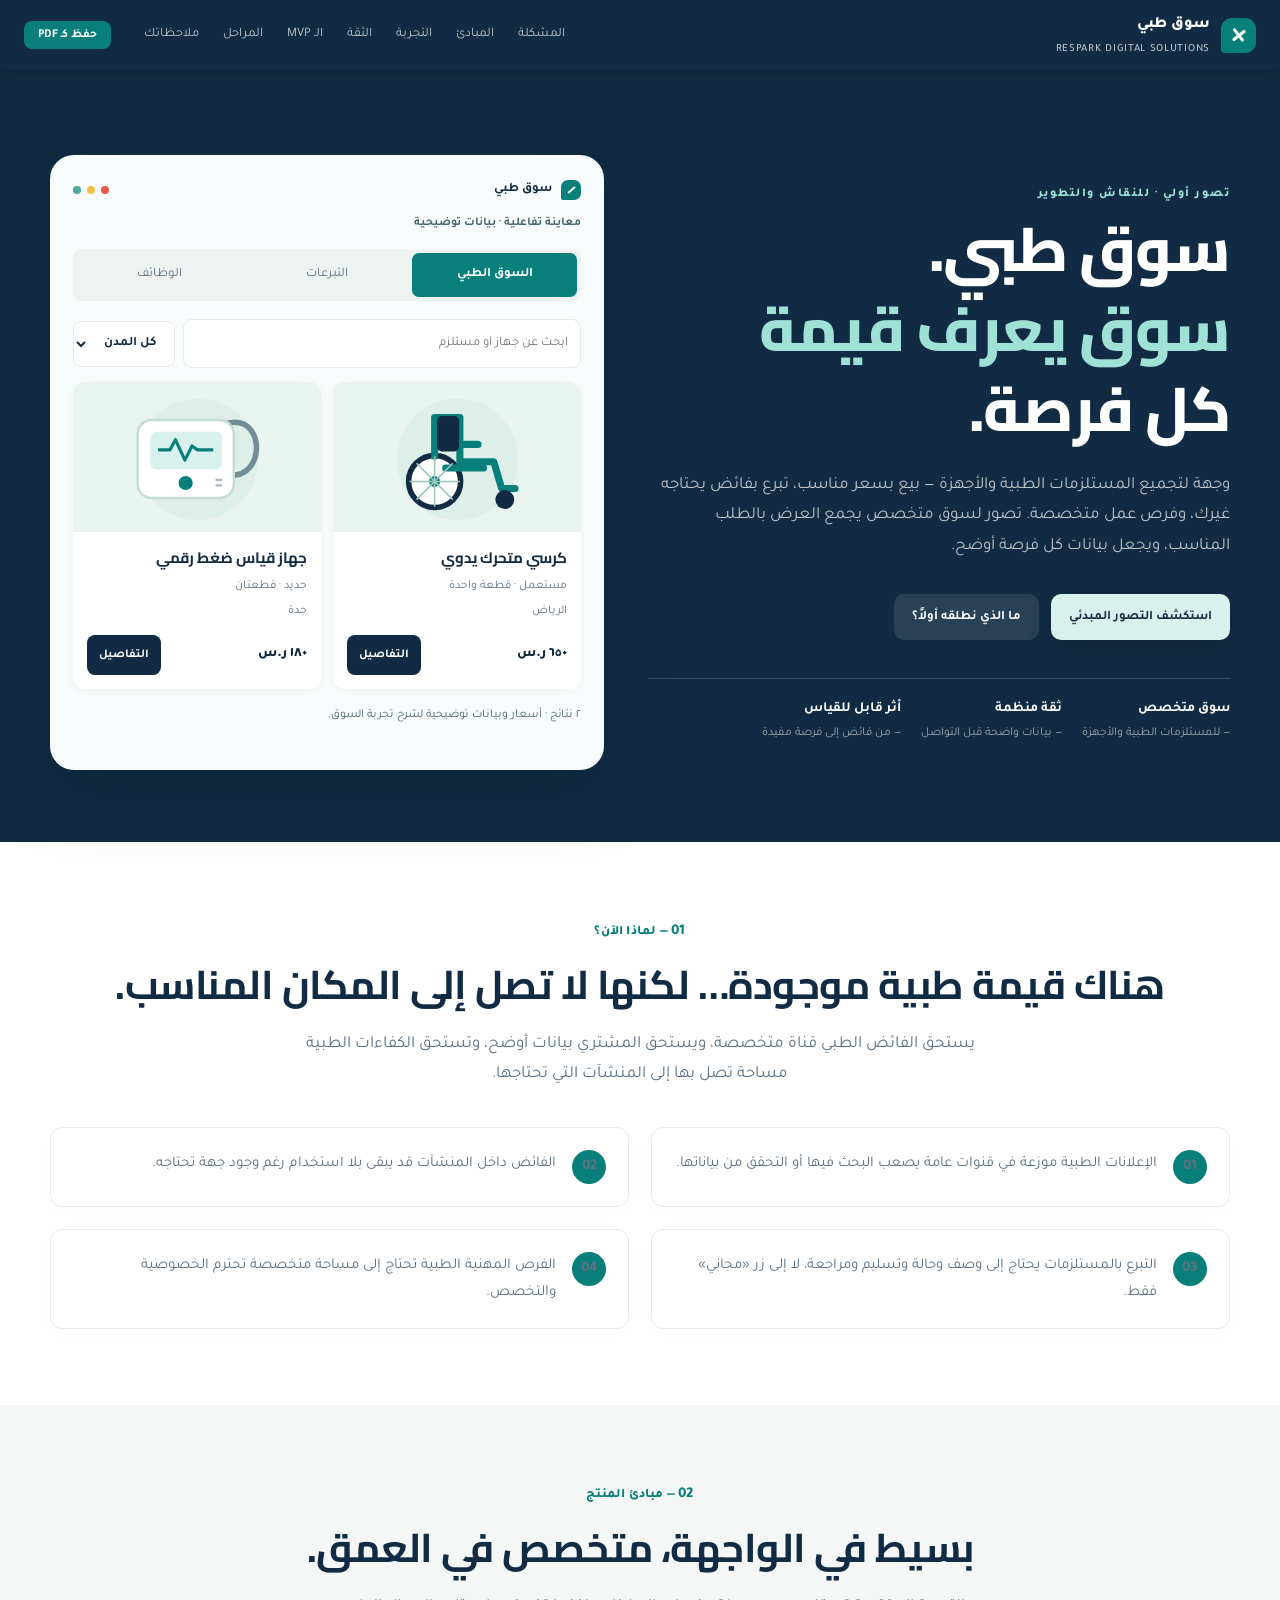
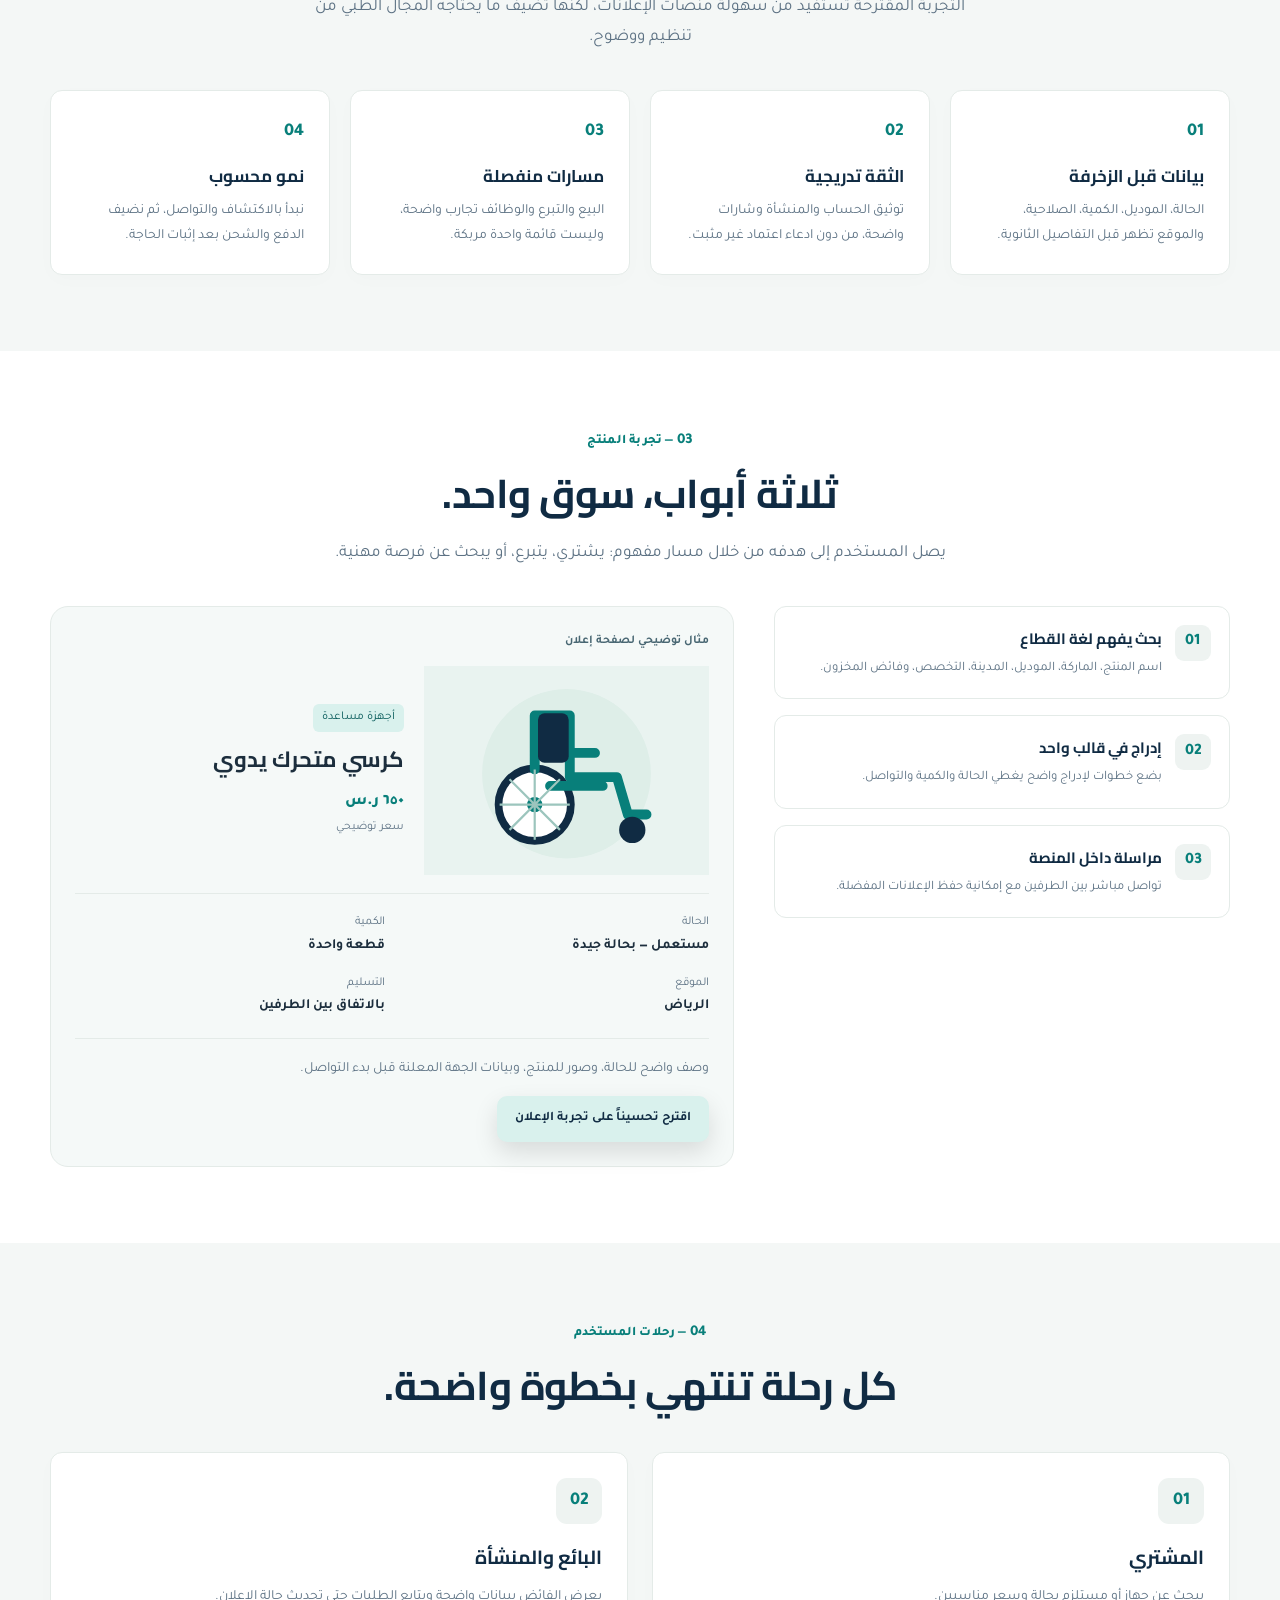
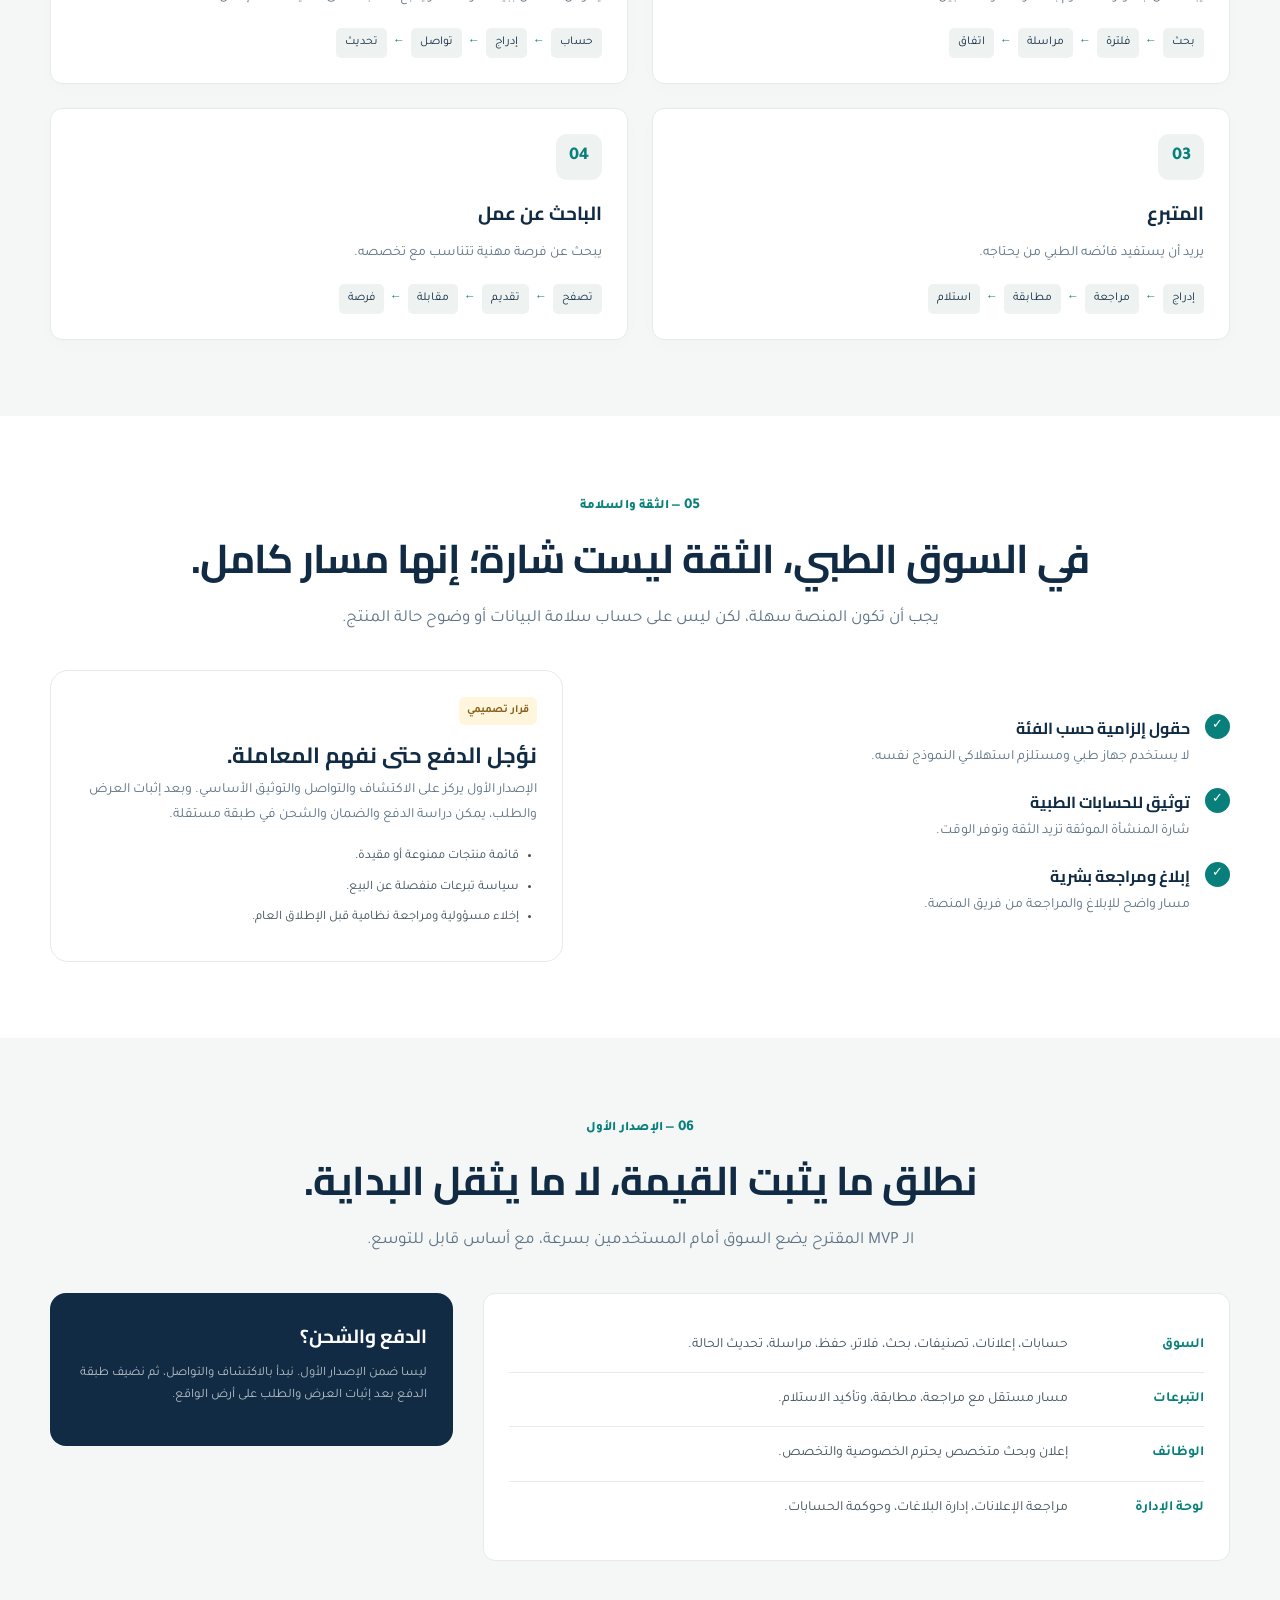
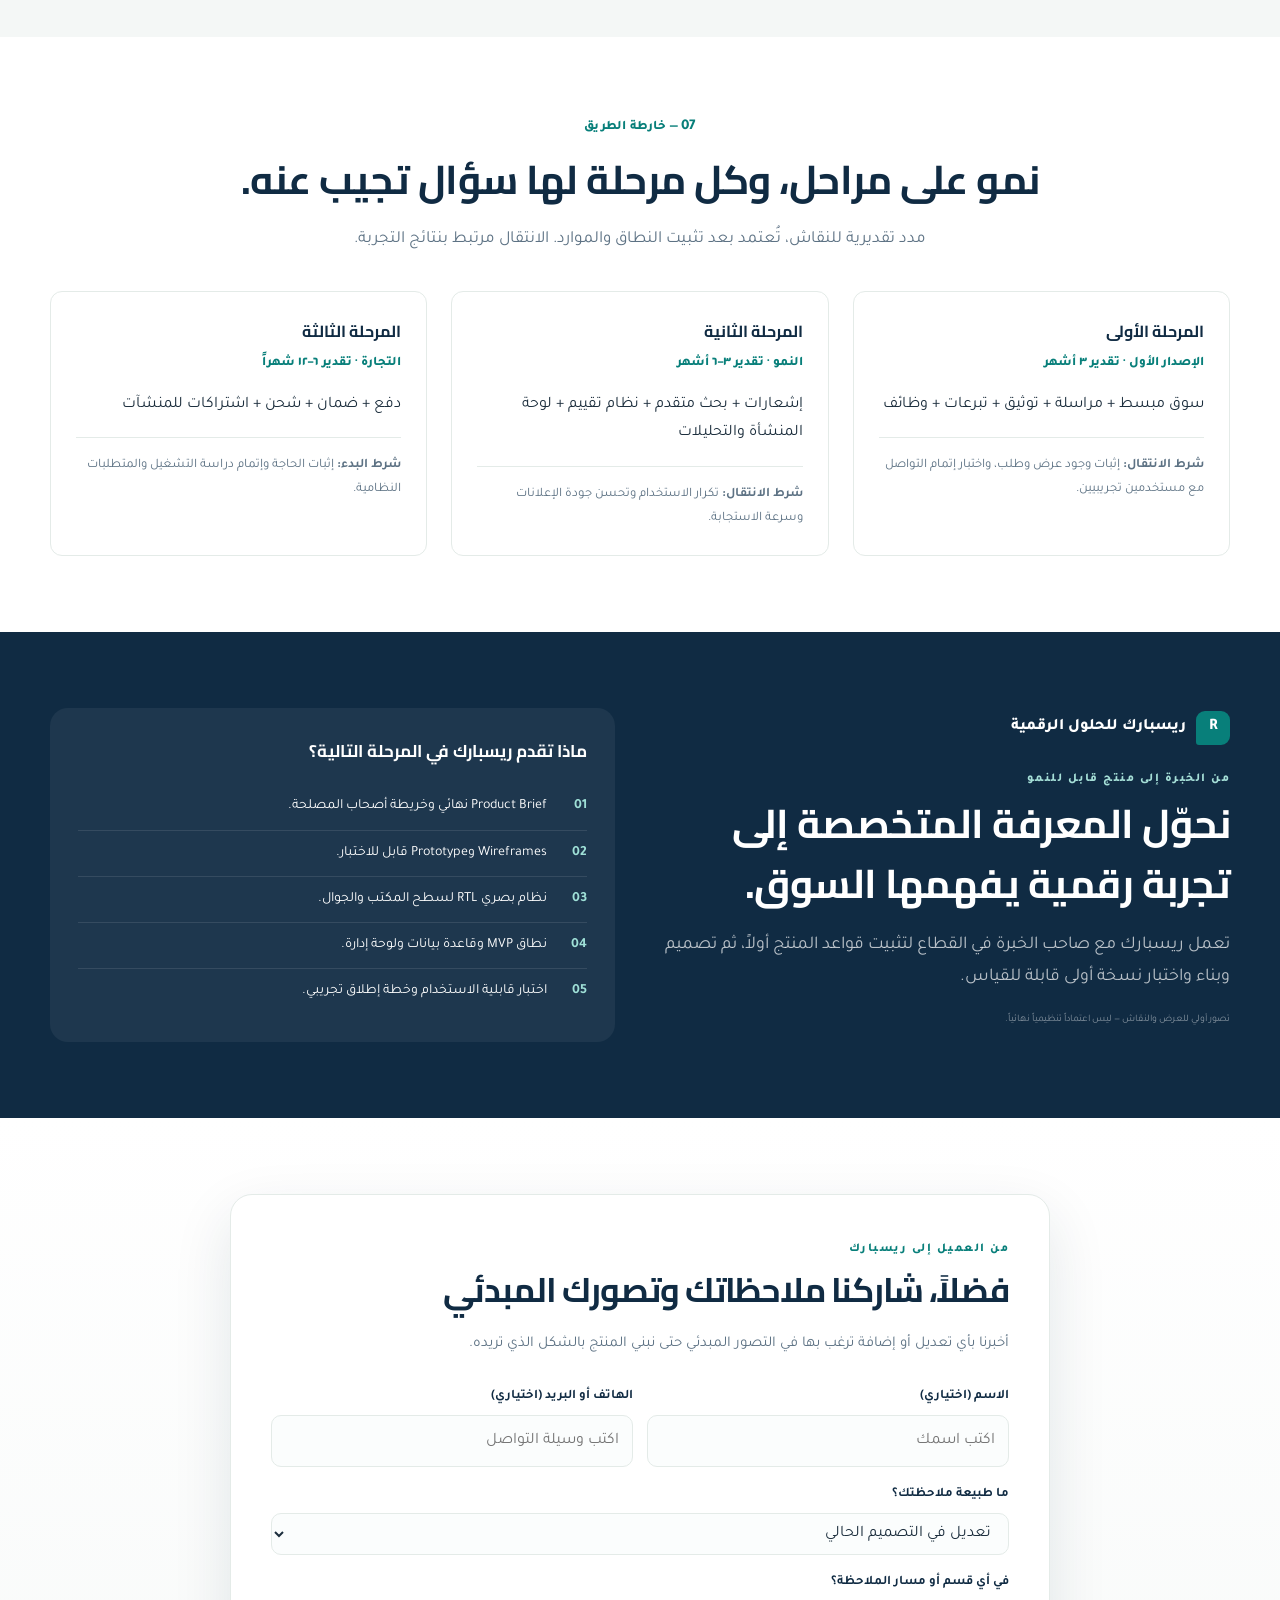
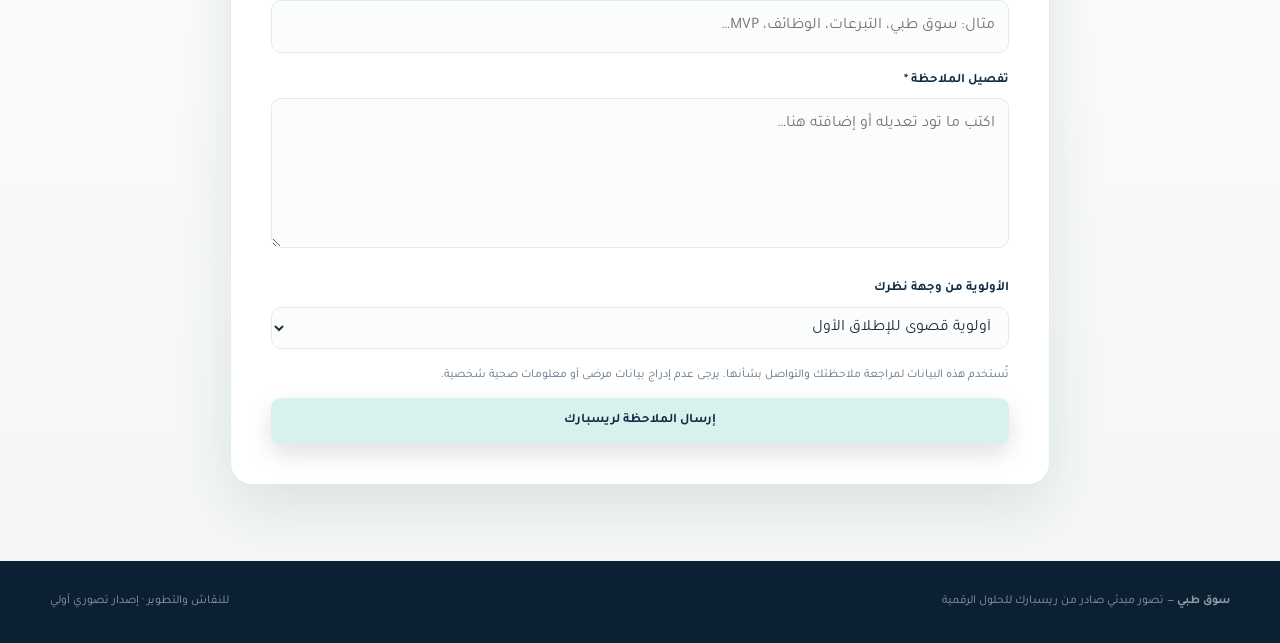
<file: concept.html>
<!doctype html>
<html lang="ar" dir="rtl">
<head>
  <meta charset="utf-8">
  <meta name="viewport" content="width=device-width, initial-scale=1">
  <meta name="description" content="التصور المبدئي لمنصة سوق طبي — إعداد ريسبارك للحلول الرقمية">
  <link rel="preconnect" href="https://fonts.googleapis.com">
  <link rel="preconnect" href="https://fonts.gstatic.com" crossorigin>
  <link href="https://fonts.googleapis.com/css2?family=Tajawal:wght@400;500;700;800&family=Cairo:wght@600;700;800&display=swap" rel="stylesheet">
  <title>سوق طبي | تصور مبدئي من ريسبارك</title>
  <style>
    :root {
      --navy: #102b43;
      --navy-2: #173b59;
      --teal: #087f7a;
      --teal-dark: #075b5a;
      --surface: #f4f7f6;
      --surface-2: #eef3f1;
      --line: #e4ebe8;
      --ink: #1c2e3d;
      --muted: #5d7284;
      --shadow: 0 22px 60px rgba(16, 43, 67, .11);
      --radius: 18px;
      --radius-sm: 12px;
      --max: 1180px;
      --num-fs: 18px;
      --num-fs-lg: 22px;
    }
    * { box-sizing: border-box; }
    html { scroll-behavior: smooth; }
    body {
      margin: 0;
      font-family: "Tajawal", "Cairo", "Segoe UI", Tahoma, Arial, sans-serif;
      color: var(--ink);
      line-height: 1.8;
      background: var(--surface);
      text-align: right;
    }
    .container { width: min(var(--max), calc(100% - 40px)); margin: 0 auto; }

    /* Top Bar */
    .topbar {
      height: 70px; background: var(--navy); color: #fff;
      display: flex; align-items: center; padding: 0 24px;
      position: sticky; top: 0; z-index: 9999;
      box-shadow: 0 2px 18px rgba(0,0,0,.18);
    }
    .topbar .brand { display: flex; align-items: center; gap: 11px; font-weight: 800; font-size: 16px; color: #fff; }
    .brand-mark { width: 35px; height: 35px; border-radius: 11px 11px 11px 4px; background: var(--teal); display: grid; place-items: center; position: relative; }
    .brand-mark:before, .brand-mark:after { content: ""; position: absolute; background: #fff; border-radius: 2px; }
    .brand-mark:before { width: 16px; height: 3px; transform: rotate(-38deg); }
    .brand-mark:after { width: 3px; height: 16px; transform: rotate(-38deg); }
    .topbar .brand small { font-size: 11px; opacity: .7; font-weight: 500; }
    .topbar nav { margin-inline-start: auto; display: flex; gap: 2px; }
    .nav a {
      color: rgba(255,255,255,.73); font-size: 13px; padding: 8px 11px;
      border-radius: 8px; transition: .2s; text-decoration: none;
    }
    .nav a:hover { color: #fff; background: rgba(255,255,255,.1); }
    .top-action {
      background: var(--teal); color: #fff; border: 0; padding: 7px 14px;
      border-radius: 8px; font-size: 12px; cursor: pointer;
      font-family: inherit; font-weight: 700; margin-inline-start: 14px;
    }

    /* Hero */
    .hero {
      min-height: 690px; padding: 150px 0 90px; color: #fff;
      background: var(--navy); position: relative;
    }
    .hero-grid { display: grid; grid-template-columns: 1.1fr .9fr; gap: 50px; align-items: center; }
    .eyebrow { color: #9fe0d7; font-size: 12px; font-weight: 800; letter-spacing: 1.5px; margin-bottom: 16px; text-transform: uppercase; }
    .hero h1 { font-size: clamp(38px, 6vw, 68px); font-weight: 800; line-height: 1.12; margin: 0 0 22px; letter-spacing: -2.5px; font-family: "Cairo", "Tajawal", sans-serif; }
    .hero-copy > p { color: rgba(255,255,255,.72); font-size: 18px; max-width: 580px; margin-bottom: 32px; }
    .hero-actions { display: flex; flex-wrap: wrap; gap: 12px; align-items: center; }
    .btn {
      display: inline-flex; justify-content: center; align-items: center;
      gap: 8px; min-height: 46px; border: 0; border-radius: 10px;
      padding: 10px 18px; cursor: pointer; font-weight: 700; font-size: 13px;
      transition: transform .2s, box-shadow .2s, background .2s;
      text-decoration: none; font-family: inherit;
    }
    .btn:hover { transform: translateY(-2px); }
    .btn-primary { color: var(--navy); background: #d9f1ed; box-shadow: 0 10px 24px rgba(0,0,0,.12); }
    .btn-ghost { color: #fff; background: rgba(255,255,255,.1); }
    .btn-ghost:hover { background: rgba(255,255,255,.18); }
    .hero-meta {
      display: flex; flex-wrap: wrap; gap: 20px; margin-top: 38px;
      padding-top: 18px; border-top: 1px solid rgba(255,255,255,.16);
      color: rgba(255,255,255,.59); font-size: 12px;
    }
    .hero-meta strong { color: #fff; display: block; font-size: 14px; }
    .hero-card {
      background: #f8fbfb; color: var(--ink); border-radius: 24px;
      padding: 22px; box-shadow: 0 30px 80px rgba(0,0,0,.22);
      transform: rotate(1.4deg);
    }
    .card-header { display: flex; align-items: center; gap: 10px; padding: 0 0 18px; }
    .mock-logo { display: flex; align-items: center; gap: 9px; font-size: 13px; font-weight: 700; color: var(--navy); }
    .mock-logo i { width: 20px; height: 20px; display: block; background: var(--teal); border-radius: 7px 7px 7px 2px; position: relative; }
    .mock-logo i:after { content: ""; position: absolute; width: 9px; height: 2px; background: #fff; transform: rotate(-40deg); top: 9px; right: 5px; }
    .card-segments { display: flex; background: var(--surface-2); border-radius: 9px; padding: 4px; margin-bottom: 18px; }
    .segmented button { flex: 1; border: 0; border-radius: 7px; padding: 8px 5px; font-size: 11px; color: var(--muted); background: transparent; cursor: pointer; font-family: inherit; }
    .segmented button.active { background: var(--teal); color: #fff; font-weight: 700; }
    .mock-search { background: var(--surface-2); border-radius: 9px; padding: 12px; display: flex; align-items: center; gap: 10px; margin-bottom: 14px; }
    .mock-search b { color: var(--teal); font-size: 13px; }
    .mock-search span { color: var(--muted); font-size: 12px; flex: 1; }
    .filter-btn { border: 0; background: #fff; border-radius: 6px; padding: 6px 10px; font-size: 11px; font-weight: 600; color: var(--navy); }
    .preview-grid { display: grid; grid-template-columns: 1fr 1fr; gap: 12px; }
    .listing-card { background: #fff; border-radius: 12px; overflow: hidden; box-shadow: 0 2px 10px rgba(0,0,0,.04); }
    .listing-image { height: 110px; background: linear-gradient(135deg, #d9f1ed 0%, #a3e3da 100%); position: relative; }
    .listing-image:before { content: ""; position: absolute; width: 70px; height: 25px; border-radius: 20px 20px 5px 5px; background: #4eaaa0; right: 40%; top: 55px; transform: rotate(-19deg); }
    .listing-image:after { content: ""; position: absolute; width: 9px; height: 55px; border-radius: 8px; background: #4eaaa0; right: 43%; top: 22px; transform: rotate(-19deg); }
    .listing-body { padding: 11px; }
    .mock-title { font-weight: 700; color: var(--navy); font-size: 12px; margin-bottom: 4px; }
    .mock-meta { font-size: 10px; color: var(--muted); display: flex; gap: 6px; margin-bottom: 10px; }
    .mock-meta span { background: var(--surface-2); padding: 2px 5px; border-radius: 4px; }
    .listing-foot { display: flex; gap: 6px; align-items: center; }
    .mock-price { font-weight: 800; font-size: 10px; color: var(--navy); white-space: nowrap; }
    .listing-foot span:last-child { flex: 1; background: var(--navy); color: #fff; border-radius: 7px; text-align: center; padding: 7px; font-size: 9px; }

    /* Section */
    .section { padding: 110px 0; }
    .section.alt { background: var(--surface); }
    .section-head { text-align: center; margin-bottom: 64px; }
    .section-head h2 { font-family: "Cairo", "Tajawal", sans-serif; }
    .kicker { color: var(--teal); font-size: 13px; font-weight: 800; letter-spacing: .2px; margin-bottom: 10px; }
    .kicker .num-part { display: inline-block; direction: ltr; unicode-bidi: isolate; font-size: 15px; font-weight: 800; }
    h2 { color: var(--navy); font-size: clamp(28px, 4vw, 46px); line-height: 1.25; letter-spacing: -1.3px; margin-bottom: 15px; }
    h1,h2,h3 { font-family: "Cairo", "Tajawal", "Segoe UI", Tahoma, Arial, sans-serif; }
    h1,h2,h3,p { margin-top: 0; }
    .lead { color: var(--muted); font-size: 18px; max-width: 680px; }

    /* Problem */
    .problems { display: grid; grid-template-columns: repeat(2, 1fr); gap: 22px; }
    .problem-item { display: flex; gap: 16px; background: #fff; border: 1px solid var(--line); border-radius: var(--radius-sm); padding: 22px; }
    .problem-item b { width: 34px; height: 34px; flex: 0 0 34px; border-radius: 50%; display: grid; place-items: center; color: #fff; background: var(--teal); font-size: 14px; font-weight: 800; direction: ltr; }
    .problem-item span { flex: 1; color: var(--muted); font-size: 15px; }

    /* Story */
    .split { display: grid; grid-template-columns: 1fr 1fr; gap: 28px; align-items: stretch; direction: ltr; }
    .story-panel { min-height: 310px; padding: 30px; border-radius: var(--radius); background: var(--navy); color: #fff; position: relative; overflow: hidden; }
    .story-panel.right { background: var(--teal); }
    .story-label { color: #a3e3da; font-size: 12px; font-weight: 700; position: relative; z-index: 1; }
    .story-panel.right .story-label { color: rgba(255,255,255,.7); }
    .story-panel h3 { font-size: 32px; margin: 15px 0 13px; letter-spacing: -1.5px; position: relative; z-index: 1; }
    .story-panel p { color: rgba(255,255,255,.65); font-size: 15px; max-width: 380px; position: relative; z-index: 1; }
    .story-accent { position: absolute; width: 220px; height: 220px; border-radius: 50%; background: rgba(255,255,255,.07); bottom: -60px; right: -40px; }

    /* Principles */
    .principles { display: grid; grid-template-columns: repeat(4, 1fr); gap: 20px; }
    .principle { background: #fff; border: 1px solid var(--line); border-radius: var(--radius-sm); padding: 25px; }
    .principle .num { color: var(--teal); font-weight: 800; font-size: var(--num-fs); direction: ltr; }
    .principle h3 { font-size: 17px; margin: 13px 0 7px; color: var(--navy); }
    .principle p { font-size: 14px; color: var(--muted); }

    /* Experience */
    .product-layout { display: grid; grid-template-columns: 360px 1fr; gap: 40px; }
    .product-notes { display: flex; flex-direction: column; gap: 16px; }
    .note-row { display: flex; gap: 13px; align-items: flex-start; background: #fff; border: 1px solid var(--line); border-radius: var(--radius-sm); padding: 18px; }
    .note-icon { width: 36px; height: 36px; border-radius: 9px; background: var(--surface-2); display: grid; place-items: center; color: var(--teal); font-weight: 800; font-size: 16px; }
    .note-row h3 { font-size: 15px; color: var(--navy); margin-bottom: 5px; }
    .note-row p { font-size: 13px; color: var(--muted); margin: 0; }
    .product-frame { background: var(--surface-2); border-radius: var(--radius); padding: 24px; border: 1px solid var(--line); }
    .search-line { display: flex; gap: 10px; align-items: center; margin-bottom: 18px; }
    .search-input { flex: 1; background: #fff; border: 1px solid var(--line); border-radius: 9px; padding: 10px 14px; display: flex; align-items: center; gap: 8px; font-size: 13px; color: var(--muted); }
    .search-input b { color: var(--teal); }
    .filter { border: 0; background: #fff; border-radius: 8px; padding: 8px 14px; font-size: 12px; color: var(--navy); font-weight: 600; cursor: pointer; font-family: inherit; }
    .filter:hover { background: var(--surface); }

    /* Journeys */
    .journeys { display: grid; grid-template-columns: repeat(3, 1fr); gap: 24px; }
    .journey { background: #fff; border: 1px solid var(--line); border-radius: var(--radius-sm); padding: 25px; }
    .journey .icon { width: 46px; height: 46px; border-radius: 11px; background: var(--surface-2); display: grid; place-items: center; font-size: 22px; margin-bottom: 16px; }
    .journey h3 { font-size: 19px; color: var(--navy); margin-bottom: 11px; }
    .journey p { color: var(--muted); font-size: 14px; margin-bottom: 15px; }
    .flow { display: flex; flex-wrap: wrap; gap: 5px; align-items: center; font-size: 11px; color: var(--navy); }
    .flow span { background: var(--surface-2); padding: 4px 9px; border-radius: 5px; }
    .flow .arrow { color: var(--teal); font-weight: 700; }

    /* Trust */
    .trust-grid { display: grid; grid-template-columns: 1.1fr .9fr; gap: 40px; align-items: center; }
    .trust-list { display: flex; flex-direction: column; gap: 18px; }
    .trust-line { display: flex; gap: 15px; align-items: flex-start; }
    .trust-line .check { width: 25px; height: 25px; border-radius: 50%; display: grid; place-items: center; color: #fff; background: var(--teal); font-size: 13px; flex: 0 0 25px; }
    .trust-line h3 { margin: 0 0 2px; color: var(--navy); font-size: 16px; }
    .trust-line p { margin: 0; color: var(--muted); font-size: 14px; }
    .safety-card { background: #fff; border: 1px solid var(--line); border-radius: 18px; padding: 25px; }
    .safety-card .flag { display: inline-block; color: #88611c; background: #fff6dd; border-radius: 6px; padding: 4px 8px; font-size: 11px; font-weight: 700; }
    .safety-card h3 { margin: 15px 0 7px; color: var(--navy); font-size: 22px; line-height: 1.4; }
    .safety-card p { color: var(--muted); font-size: 14px; }
    .safety-card ul { padding: 0 18px 0 0; margin: 17px 0 0; color: #40515d; font-size: 13px; }
    .safety-card li { margin: 7px 0; }

    /* MVP */
    .mvp-wrap { display: grid; grid-template-columns: 1.3fr .7fr; gap: 30px; align-items: start; }
    .mvp-table { background: #fff; border: 1px solid var(--line); border-radius: var(--radius-sm); padding: 25px; }
    .mvp-row { display: grid; grid-template-columns: 120px 1fr; gap: 16px; padding: 14px 0; border-bottom: 1px solid var(--line); font-size: 14px; }
    .mvp-row:last-child { border-bottom: 0; }
    .mvp-row b { color: var(--teal); font-size: 14px; direction: ltr; }
    .mvp-row span { color: #40515d; font-size: 14px; }
    .mvp-callout { background: var(--navy); color: #fff; padding: 26px; border-radius: 16px; position: sticky; top: 100px; }
    .mvp-callout h3 { margin: 0 0 10px; font-size: 19px; }
    .mvp-callout p { color: rgba(255,255,255,.7); font-size: 13px; line-height: 1.7; }

    /* Roadmap */
    .roadmap { display: grid; grid-template-columns: repeat(3, 1fr); gap: 24px; }
    .phase { background: #fff; border: 1px solid var(--line); border-radius: var(--radius-sm); padding: 25px; }
    .phase h3 { font-size: 16px; color: var(--navy); margin: 0 0 6px; }
    .phase .when { color: var(--teal); font-size: 11px; font-weight: 800; letter-spacing: 1px; margin-bottom: 15px; }
    .phase ul { color: var(--muted); font-size: 13px; padding: 0 18px 0 0; margin: 17px auto 0; max-width: 250px; }
    .phase li { margin: 7px 0; }

    /* Respark */
    .respark { background: var(--navy); color: #fff; padding: 110px 0; }
    .respark-grid { display: grid; grid-template-columns: 1fr 1fr; gap: 50px; align-items: center; }
    .respark-logo { display: flex; align-items: center; gap: 10px; color: #fff; font-weight: 800; margin-bottom: 20px; }
    .respark-logo span { width: 34px; height: 34px; border-radius: 9px 9px 9px 3px; background: var(--teal); display: grid; place-items: center; font-weight: 800; }
    .respark-copy .eyebrow { color: #a5dfd7; }
    .respark-copy h2 { color: #fff; }
    .respark-copy .lead { color: rgba(255,255,255,.7); }
    .deliverables { background: rgba(255,255,255,.06); border-radius: 18px; padding: 28px; }
    .deliverables h3 { margin: 0 0 18px; font-size: 17px; }
    .deliverable { display: flex; gap: 12px; align-items: flex-start; padding: 10px 0; border-bottom: 1px solid rgba(255,255,255,.1); font-size: 14px; }
    .deliverable:last-child { border-bottom: 0; }
    .deliverable b { color: #9fe0d7; min-width: 28px; direction: ltr; }

    /* Feedback */
    .feedback { padding: 100px 0; background: linear-gradient(180deg, #fff 0%, var(--surface) 100%); }
    .feedback-card { background: #fff; border: 1px solid var(--line); border-radius: 22px; padding: 40px; box-shadow: var(--shadow); max-width: 820px; margin: 0 auto; }
    .feedback-card h2 { margin-top: 0; color: var(--navy); font-size: clamp(24px, 3.4vw, 34px); letter-spacing: -1px; }
    .feedback-card .sub { color: var(--muted); font-size: 15px; margin-bottom: 28px; }
    .field { margin-bottom: 16px; }
    .field label { display: block; font-size: 13px; font-weight: 700; color: var(--navy); margin-bottom: 6px; }
    .field input, .field textarea, .field select { width: 100%; border: 1px solid var(--line); border-radius: 10px; padding: 11px 13px; font: inherit; color: var(--ink); background: #fbfdfd; transition: .2s; }
    .field input:focus, .field textarea:focus, .field select:focus { outline: none; border-color: var(--teal); box-shadow: 0 0 0 3px rgba(8,127,122,.12); }
    .field textarea { min-height: 110px; resize: vertical; }
    .field-row { display: grid; grid-template-columns: 1fr 1fr; gap: 14px; }
    .feedback .btn { width: 100%; }
    .ty-overlay{position:fixed;inset:0;background:rgba(16,43,67,.55);backdrop-filter:blur(6px);-webkit-backdrop-filter:blur(6px);display:flex;align-items:center;justify-content:center;z-index:9000;opacity:0;pointer-events:none;transition:opacity .35s;}
    .ty-overlay.show{opacity:1;pointer-events:auto;}
    .ty-card{background:#fff;border-radius:22px;padding:48px 40px;max-width:440px;width:calc(100% - 40px);text-align:center;box-shadow:0 30px 80px rgba(16,43,67,.25);transform:scale(.9);transition:transform .35s;}
    .ty-overlay.show .ty-card{transform:scale(1);}
    .ty-mark{width:54px;height:54px;border-radius:16px 16px 16px 5px;background:var(--teal);margin:0 auto 18px;display:grid;place-items:center;position:relative;}
    .ty-mark:before{content:"";width:22px;height:3px;background:#fff;border-radius:2px;transform:rotate(-38deg);position:absolute;top:26px;right:16px;}
    .ty-mark:after{content:"";width:3px;height:22px;background:#fff;border-radius:2px;transform:rotate(-38deg);position:absolute;top:16px;right:26px;}
    .ty-card h3{color:var(--navy);font-size:24px;margin:0 0 8px;}
    .ty-card p{color:var(--muted);font-size:14px;line-height:1.7;margin:0 0 18px;}
    .ty-countdown{width:48px;height:48px;border-radius:50%;background:var(--navy);color:#fff;font-size:22px;font-weight:800;display:grid;place-items:center;margin:0 auto;}

    /* Footer */
    .footer { background: #0b2032; color: rgba(255,255,255,.55); padding: 30px 0; font-size: 12px; }
    .footer-inner { display: flex; justify-content: space-between; flex-wrap: wrap; gap: 10px; }
    .print-note { font-size: 10px; color: var(--muted); margin-top: 10px; }

    @media (max-width: 900px) {
      .nav { display: none; }
      .hero-grid, .respark-grid, .product-layout, .mvp-wrap { grid-template-columns: 1fr; gap: 36px; }
      .hero { padding-top: 125px; }
      .hero-card { max-width: 580px; width: 100%; margin: auto; }
      .mvp-callout { position: static; }
      .principles { grid-template-columns: repeat(2, 1fr); }
      .trust-grid { grid-template-columns: 1fr; }
      .journeys { grid-template-columns: 1fr; }
      .roadmap { grid-template-columns: 1fr; }
      .problems { grid-template-columns: 1fr; }
      .split { grid-template-columns: 1fr; }
    }
    @media (max-width: 620px) {
      .container { width: min(var(--max), calc(100% - 30px)); }
      .topbar { height: 64px; }
      .principles { grid-template-columns: 1fr; }
      .preview-grid { grid-template-columns: 1fr; }
      .listing-image { height: 92px; }
      .field-row { grid-template-columns: 1fr; gap: 3px; }
      .mvp-row { grid-template-columns: 1fr; gap: 3px; }
    }

    @media print {
      .topbar, .print-hide { display: none !important; }
      .hero { padding-top: 60px; min-height: auto; }
    }
  </style>
  <link rel="stylesheet" href="/assets/refinements.css?v=20260917-2">
</head>
<body>
  <a class="skip-link" href="#main">تجاوز إلى المحتوى</a>

  <header class="topbar">
    <div class="topbar-inner container" style="display:flex;align-items:center;width:100%;">
      <div class="brand">
        <div class="brand-mark"></div>
        <span>سوق طبي<small>RESPARK DIGITAL SOLUTIONS</small></span>
      </div>
      <button type="button" class="menu-toggle" aria-expanded="false" aria-controls="site-nav">القائمة <span aria-hidden="true">☰</span></button>
      <nav class="nav" id="site-nav" aria-label="أقسام التصور">
        <a href="#problem">المشكلة</a>
        <a href="#principles">المبادئ</a>
        <a href="#experience">التجربة</a>
        <a href="#trust">الثقة</a>
        <a href="#mvp">الـ MVP</a>
        <a href="#roadmap">المراحل</a>
        <a href="#feedback">ملاحظاتك</a>
      </nav>
      <button class="top-action print-hide" onclick="window.print()">حفظ كـ PDF</button>
    </div>
  </header>

  <main id="main">
    <section class="hero">
      <div class="container hero-grid">
        <div class="hero-copy">
          <span class="eyebrow">تصور أولي · للنقاش والتطوير</span>
          <h1>سوق طبي.<br><span style="color:#9fe0d7">سوق يعرف قيمة</span><br>كل فرصة.</h1>
          <p>وجهة لتجميع المستلزمات الطبية والأجهزة — بيع بسعر مناسب، تبرع بفائض يحتاجه غيرك، وفرص عمل متخصصة. تصور لسوق متخصص يجمع العرض بالطلب المناسب، ويجعل بيانات كل فرصة أوضح.</p>
          <div class="hero-actions">
            <a href="#experience" class="btn btn-primary">استكشف التصور المبدئي</a>
            <a href="#mvp" class="btn btn-ghost">ما الذي نطلقه أولاً؟</a>
          </div>
          <div class="hero-meta">
            <div><strong>سوق متخصص</strong> — للمستلزمات الطبية والأجهزة</div>
            <div><strong>ثقة منظمة</strong> — بيانات واضحة قبل التواصل</div>
            <div><strong>أثر قابل للقياس</strong> — من فائض إلى فرصة مفيدة</div>
          </div>
        </div>
        <div class="hero-card">
          <div class="card-header">
            <div class="mock-logo"><i></i> سوق طبي</div>
            <div style="margin-inline-start: auto; display: flex; gap: 6px;">
              <div style="width:8px;height:8px;border-radius:50%;background:#e8584a;"></div>
              <div style="width:8px;height:8px;border-radius:50%;background:#f6c243;"></div>
              <div style="width:8px;height:8px;border-radius:50%;background:#4eaaa0;"></div>
            </div>
          </div>
          <p class="demo-label">معاينة تفاعلية · بيانات توضيحية</p>
          <div class="card-segments segmented" role="tablist" aria-label="مسارات السوق">
            <button type="button" id="tab-market" class="active" data-mode="market" role="tab" aria-controls="preview-panel" aria-selected="true">السوق الطبي</button>
            <button type="button" id="tab-donation" data-mode="donation" role="tab" aria-controls="preview-panel" aria-selected="false" tabindex="-1">التبرعات</button>
            <button type="button" id="tab-jobs" data-mode="jobs" role="tab" aria-controls="preview-panel" aria-selected="false" tabindex="-1">الوظائف</button>
          </div>
          <div id="preview-panel" role="tabpanel" aria-labelledby="tab-market">
            <div class="mock-search">
              <label class="search-input"><span class="sr-only">البحث في المعاينة</span><input id="preview-search" type="search" placeholder="ابحث عن جهاز أو مستلزم" maxlength="100"></label>
              <label><span class="sr-only">مدينة المعاينة</span><select id="preview-city" class="filter"><option value="">كل المدن</option><option>الرياض</option><option>جدة</option><option>الدمام</option></select></label>
            </div>
            <div id="preview-results" class="preview-grid"></div>
            <p id="preview-empty" hidden>لا توجد نتائج بهذه المعايير. جرّب كلمة أخرى أو كل المدن.</p>
            <p id="mode-note" class="demo-note" aria-live="polite"></p>
          </div>
          <noscript><p>فعّل JavaScript لتجربة البحث والتنقل بين أمثلة السوق والتبرعات والوظائف.</p></noscript>
        </div>
      </div>
    </section>

    <section class="section" id="problem">
      <div class="container">
        <div class="section-head"><div class="kicker"><span class="num-part">01</span> — لماذا الآن؟</div><h2>هناك قيمة طبية موجودة… لكنها لا تصل إلى المكان المناسب.</h2><p class="lead">يستحق الفائض الطبي قناة متخصصة، ويستحق المشتري بيانات أوضح، وتستحق الكفاءات الطبية مساحة تصل بها إلى المنشآت التي تحتاجها.</p></div>
        <div class="problems">
          <div class="problem-item"><b><span class="num-ltr">01</span></b><span>الإعلانات الطبية موزعة في قنوات عامة يصعب البحث فيها أو التحقق من بياناتها.</span></div>
          <div class="problem-item"><b><span class="num-ltr">02</span></b><span>الفائض داخل المنشآت قد يبقى بلا استخدام رغم وجود جهة تحتاجه.</span></div>
          <div class="problem-item"><b><span class="num-ltr">03</span></b><span>التبرع بالمستلزمات يحتاج إلى وصف وحالة وتسليم ومراجعة، لا إلى زر «مجاني» فقط.</span></div>
          <div class="problem-item"><b><span class="num-ltr">04</span></b><span>الفرص المهنية الطبية تحتاج إلى مساحة متخصصة تحترم الخصوصية والتخصص.</span></div>
        </div>
      </div>
    </section>

    <section class="section alt" id="principles">
      <div class="container">
        <div class="section-head"><div class="kicker"><span class="num-part">02</span> — مبادئ المنتج</div><h2>بسيط في الواجهة، متخصص في العمق.</h2><p class="lead">التجربة المقترحة تستفيد من سهولة منصات الإعلانات، لكنها تضيف ما يحتاجه المجال الطبي من تنظيم ووضوح.</p></div>
        <div class="principles">
          <article class="principle"><div class="num"><span class="num-ltr">01</span></div><h3>بيانات قبل الزخرفة</h3><p>الحالة، الموديل، الكمية، الصلاحية، والموقع تظهر قبل التفاصيل الثانوية.</p></article>
          <article class="principle"><div class="num"><span class="num-ltr">02</span></div><h3>الثقة تدريجية</h3><p>توثيق الحساب والمنشأة وشارات واضحة، من دون ادعاء اعتماد غير مثبت.</p></article>
          <article class="principle"><div class="num"><span class="num-ltr">03</span></div><h3>مسارات منفصلة</h3><p>البيع والتبرع والوظائف تجارب واضحة، وليست قائمة واحدة مربكة.</p></article>
          <article class="principle"><div class="num"><span class="num-ltr">04</span></div><h3>نمو محسوب</h3><p>نبدأ بالاكتشاف والتواصل، ثم نضيف الدفع والشحن بعد إثبات الحاجة.</p></article>
        </div>
      </div>
    </section>

    <section class="section" id="experience">
      <div class="container">
        <div class="section-head"><div class="kicker"><span class="num-part">03</span> — تجربة المنتج</div><h2>ثلاثة أبواب، سوق واحد.</h2><p class="lead">يصل المستخدم إلى هدفه من خلال مسار مفهوم: يشتري، يتبرع، أو يبحث عن فرصة مهنية.</p></div>
        <div class="product-layout">
          <div class="product-notes">
            <div class="note-row"><div class="note-icon" aria-hidden="true">01</div><div><h3>بحث يفهم لغة القطاع</h3><p>اسم المنتج، الماركة، الموديل، المدينة، التخصص، وفائض المخزون.</p></div></div>
            <div class="note-row"><div class="note-icon" aria-hidden="true">02</div><div><h3>إدراج في قالب واحد</h3><p>بضع خطوات لإدراج واضح يغطي الحالة والكمية والتواصل.</p></div></div>
            <div class="note-row"><div class="note-icon" aria-hidden="true">03</div><div><h3>مراسلة داخل المنصة</h3><p>تواصل مباشر بين الطرفين مع إمكانية حفظ الإعلانات المفضلة.</p></div></div>
          </div>
          <div class="product-frame listing-example">
            <span class="demo-label">مثال توضيحي لصفحة إعلان</span>
            <div class="example-top"><img src="/assets/wheelchair.svg" width="260" height="190" alt="رسم توضيحي لكرسي متحرك" loading="lazy"><div><span class="category-tag">أجهزة مساعدة</span><h3>كرسي متحرك يدوي</h3><p class="example-price">٦٥٠ ر.س <small>سعر توضيحي</small></p></div></div>
            <dl class="listing-specs"><div><dt>الحالة</dt><dd>مستعمل — بحالة جيدة</dd></div><div><dt>الكمية</dt><dd>قطعة واحدة</dd></div><div><dt>الموقع</dt><dd>الرياض</dd></div><div><dt>التسليم</dt><dd>بالاتفاق بين الطرفين</dd></div></dl>
            <p>وصف واضح للحالة، وصور للمنتج، وبيانات الجهة المعلنة قبل بدء التواصل.</p>
            <a href="#feedback" class="btn btn-primary">اقترح تحسيناً على تجربة الإعلان</a>
          </div>
        </div>
      </div>
    </section>

    <section class="section alt" id="journeys">
      <div class="container">
        <div class="section-head"><div class="kicker"><span class="num-part">04</span> — رحلات المستخدم</div><h2>كل رحلة تنتهي بخطوة واضحة.</h2></div>
        <div class="journeys">
          <div class="journey">
            <div class="icon" aria-hidden="true">01</div>
            <h3>المشتري</h3>
            <p>يبحث عن جهاز أو مستلزم بحالة وسعر مناسبين.</p>
            <div class="flow"><span>بحث</span><span class="arrow" aria-hidden="true">←</span><span>فلترة</span><span class="arrow" aria-hidden="true">←</span><span>مراسلة</span><span class="arrow" aria-hidden="true">←</span><span>اتفاق</span></div>
          </div>
          <div class="journey"><div class="icon" aria-hidden="true">02</div><h3>البائع والمنشأة</h3><p>يعرض الفائض ببيانات واضحة ويتابع الطلبات حتى تحديث حالة الإعلان.</p><div class="flow"><span>حساب</span><span class="arrow" aria-hidden="true">←</span><span>إدراج</span><span class="arrow" aria-hidden="true">←</span><span>تواصل</span><span class="arrow" aria-hidden="true">←</span><span>تحديث</span></div></div>
          <div class="journey">
            <div class="icon" aria-hidden="true">03</div>
            <h3>المتبرع</h3>
            <p>يريد أن يستفيد فائضه الطبي من يحتاجه.</p>
            <div class="flow"><span>إدراج</span><span class="arrow" aria-hidden="true">←</span><span>مراجعة</span><span class="arrow" aria-hidden="true">←</span><span>مطابقة</span><span class="arrow" aria-hidden="true">←</span><span>استلام</span></div>
          </div>
          <div class="journey">
            <div class="icon" aria-hidden="true">04</div>
            <h3>الباحث عن عمل</h3>
            <p>يبحث عن فرصة مهنية تتناسب مع تخصصه.</p>
            <div class="flow"><span>تصفح</span><span class="arrow" aria-hidden="true">←</span><span>تقديم</span><span class="arrow" aria-hidden="true">←</span><span>مقابلة</span><span class="arrow" aria-hidden="true">←</span><span>فرصة</span></div>
          </div>
        </div>
      </div>
    </section>

    <section class="section" id="trust">
      <div class="container">
        <div class="section-head"><div class="kicker"><span class="num-part">05</span> — الثقة والسلامة</div><h2>في السوق الطبي، الثقة ليست شارة؛ إنها مسار كامل.</h2><p class="lead">يجب أن تكون المنصة سهلة، لكن ليس على حساب سلامة البيانات أو وضوح حالة المنتج.</p></div>
        <div class="trust-grid">
          <div class="trust-list">
            <div class="trust-line"><div class="check">✓</div><div><h3>حقول إلزامية حسب الفئة</h3><p>لا يستخدم جهاز طبي ومستلزم استهلاكي النموذج نفسه.</p></div></div>
            <div class="trust-line"><div class="check">✓</div><div><h3>توثيق للحسابات الطبية</h3><p>شارة المنشأة الموثقة تزيد الثقة وتوفر الوقت.</p></div></div>
            <div class="trust-line"><div class="check">✓</div><div><h3>إبلاغ ومراجعة بشرية</h3><p>مسار واضح للإبلاغ والمراجعة من فريق المنصة.</p></div></div>
          </div>
          <aside class="safety-card"><span class="flag">قرار تصميمي</span><h3>نؤجل الدفع حتى نفهم المعاملة.</h3><p>الإصدار الأول يركز على الاكتشاف والتواصل والتوثيق الأساسي. وبعد إثبات العرض والطلب، يمكن دراسة الدفع والضمان والشحن في طبقة مستقلة.</p><ul><li>قائمة منتجات ممنوعة أو مقيدة.</li><li>سياسة تبرعات منفصلة عن البيع.</li><li>إخلاء مسؤولية ومراجعة نظامية قبل الإطلاق العام.</li></ul></aside>
        </div>
      </div>
    </section>

    <section class="section alt" id="mvp">
      <div class="container">
        <div class="section-head"><div class="kicker"><span class="num-part">06</span> — الإصدار الأول</div><h2>نطلق ما يثبت القيمة، لا ما يثقل البداية.</h2><p class="lead">الـ MVP المقترح يضع السوق أمام المستخدمين بسرعة، مع أساس قابل للتوسع.</p></div>
        <div class="mvp-wrap">
          <div class="mvp-table">
            <div class="mvp-row"><b>السوق</b><span>حسابات، إعلانات، تصنيفات، بحث، فلاتر، حفظ، مراسلة، تحديث الحالة.</span></div>
            <div class="mvp-row"><b>التبرعات</b><span>مسار مستقل مع مراجعة، مطابقة، وتأكيد الاستلام.</span></div>
            <div class="mvp-row"><b>الوظائف</b><span>إعلان وبحث متخصص يحترم الخصوصية والتخصص.</span></div>
            <div class="mvp-row"><b>لوحة الإدارة</b><span>مراجعة الإعلانات، إدارة البلاغات، وحوكمة الحسابات.</span></div>
          </div>
          <aside class="mvp-callout"><h3>الدفع والشحن؟</h3><p>ليسا ضمن الإصدار الأول. نبدأ بالاكتشاف والتواصل، ثم نضيف طبقة الدفع بعد إثبات العرض والطلب على أرض الواقع.</p></aside>
        </div>
      </div>
    </section>

    <section class="section" id="roadmap">
      <div class="container">
        <div class="section-head"><div class="kicker"><span class="num-part">07</span> — خارطة الطريق</div><h2>نمو على مراحل، وكل مرحلة لها سؤال تجيب عنه.</h2><p class="lead">مدد تقديرية للنقاش، تُعتمد بعد تثبيت النطاق والموارد. الانتقال مرتبط بنتائج التجربة.</p></div>
        <div class="roadmap">
          <div class="phase">
            <h3>المرحلة الأولى</h3>
            <div class="when">الإصدار الأول · تقدير ٣ أشهر</div>
            <p>سوق مبسط + مراسلة + توثيق + تبرعات + وظائف</p><p class="phase-gate"><b>شرط الانتقال:</b> إثبات وجود عرض وطلب، واختبار إتمام التواصل مع مستخدمين تجريبيين.</p>
          </div>
          <div class="phase">
            <h3>المرحلة الثانية</h3>
            <div class="when">النمو · تقدير ٣–٦ أشهر</div>
            <p>إشعارات + بحث متقدم + نظام تقييم + لوحة المنشأة والتحليلات</p><p class="phase-gate"><b>شرط الانتقال:</b> تكرار الاستخدام وتحسن جودة الإعلانات وسرعة الاستجابة.</p>
          </div>
          <div class="phase">
            <h3>المرحلة الثالثة</h3>
            <div class="when">التجارة · تقدير ٦–١٢ شهراً</div>
            <p>دفع + ضمان + شحن + اشتراكات للمنشآت</p><p class="phase-gate"><b>شرط البدء:</b> إثبات الحاجة وإتمام دراسة التشغيل والمتطلبات النظامية.</p>
          </div>
        </div>
      </div>
    </section>

    <section class="respark" id="respark">
      <div class="container respark-grid">
        <div class="respark-copy"><div class="respark-logo"><span>R</span> ريسبارك للحلول الرقمية</div><span class="eyebrow">من الخبرة إلى منتج قابل للنمو</span><h2>نحوّل المعرفة المتخصصة إلى تجربة رقمية يفهمها السوق.</h2><p class="lead">تعمل ريسبارك مع صاحب الخبرة في القطاع لتثبيت قواعد المنتج أولاً، ثم تصميم وبناء واختبار نسخة أولى قابلة للقياس.</p><p class="print-note" style="color:rgba(255,255,255,.47)">تصور أولي للعرض والنقاش — ليس اعتماداً تنظيمياً نهائياً.</p></div>
        <div class="deliverables"><h3>ماذا تقدم ريسبارك في المرحلة التالية؟</h3><div class="deliverable"><b><span class="num-ltr">01</span></b><span>Product Brief نهائي وخريطة أصحاب المصلحة.</span></div><div class="deliverable"><b><span class="num-ltr">02</span></b><span>Wireframes وPrototype قابل للاختبار.</span></div><div class="deliverable"><b><span class="num-ltr">03</span></b><span>نظام بصري RTL لسطح المكتب والجوال.</span></div><div class="deliverable"><b><span class="num-ltr">04</span></b><span>نطاق MVP وقاعدة بيانات ولوحة إدارة.</span></div><div class="deliverable"><b><span class="num-ltr">05</span></b><span>اختبار قابلية الاستخدام وخطة إطلاق تجريبي.</span></div></div>
      </div>
    </section>

    <section class="feedback" id="feedback">
      <div class="container">
        <div class="feedback-card">
          <span class="eyebrow">من العميل إلى ريسبارك</span>
          <h2>فضلاً، شاركنا ملاحظاتك وتصورك المبدئي</h2>
          <p class="sub">أخبرنا بأي تعديل أو إضافة ترغب بها في التصور المبدئي حتى نبني المنتج بالشكل الذي تريده.</p>
          <form id="feedback-form">
            <div class="honeypot" aria-hidden="true"><label>الموقع الإلكتروني<input name="website" id="fb-website" type="text" tabindex="-1" autocomplete="off" maxlength="200"></label></div>
            <div class="field-row">
              <div class="field"><label for="fb-name">الاسم (اختياري)</label><input type="text" maxlength="120" autocomplete="name" id="fb-name" name="الاسم" placeholder="اكتب اسمك"></div>
              <div class="field"><label for="fb-contact">الهاتف أو البريد (اختياري)</label><input type="text" maxlength="200" id="fb-contact" name="التواصل" placeholder="اكتب وسيلة التواصل"></div>
            </div>
            <div class="field"><label for="fb-type">ما طبيعة ملاحظتك؟</label>
              <select id="fb-type" name="نوع الملاحظة">
                <option>تعديل في التصميم الحالي</option>
                <option>إضافة جديدة</option>
                <option>حذف عنصر</option>
                <option>تعديل في المحتوى</option>
                <option>ملاحظة عامة</option>
              </select>
            </div>
            <div class="field"><label for="fb-section">في أي قسم أو مسار الملاحظة؟</label><input type="text" maxlength="160" id="fb-section" name="القسم" placeholder="مثال: سوق طبي، التبرعات، الوظائف، MVP…"></div>
            <div class="field"><label for="fb-detail">تفصيل الملاحظة *</label><textarea maxlength="5000" id="fb-detail" name="تفصيل الملاحظة" placeholder="اكتب ما تود تعديله أو إضافته هنا…" required></textarea></div>
            <div class="field"><label for="fb-priority">الأولوية من وجهة نظرك</label>
              <select id="fb-priority" name="الأولوية">
                <option>أولوية قصوى للإطلاق الأول</option>
                <option>مهم لكن يمكن تأجيله</option>
                <option>تحسين مستقبلي</option>
              </select>
            </div>
            <p class="privacy-note">تُستخدم هذه البيانات لمراجعة ملاحظتك والتواصل بشأنها. يرجى عدم إدراج بيانات مرضى أو معلومات صحية شخصية.</p>
            <button type="submit" class="btn btn-primary" id="fb-submit">إرسال الملاحظة لريسبارك</button>
            <div role="status" aria-live="polite" id="fb-status" style="margin-top:14px;font-size:13px;display:none;"></div>
          </form>
        </div>
      </div>
    </section>
  </main>

  <footer class="footer"><div class="container footer-inner"><div><strong>سوق طبي</strong> — تصور مبدئي صادر من ريسبارك للحلول الرقمية</div><div>للنقاش والتطوير · إصدار تصوري أولي</div></div></footer>

  <dialog id="ty-overlay" class="feedback-dialog" aria-labelledby="thanks-title">
    <div class="ty-card"><div class="ty-mark" aria-hidden="true"></div><h3 id="thanks-title">شكراً لملاحظتك</h3><p>تم قبول ملاحظتك من خدمة الإرسال لمراجعتها من فريق ريسبارك.</p><form method="dialog"><button class="btn btn-primary" autofocus>العودة إلى التصور</button></form></div>
  </dialog>
  <dialog id="demo-dialog" class="feedback-dialog" aria-labelledby="demo-title"><div class="ty-card"><span class="demo-label">معاينة توضيحية</span><h3 id="demo-title"></h3><p id="demo-detail"></p><p>هذه بيانات تجريبية لشرح التجربة، ولا يتم إرسال طلب أو بدء تواصل فعلي.</p><form method="dialog"><button class="btn btn-primary" autofocus>إغلاق المعاينة</button></form></div></dialog>
  <script src="/assets/app.js?v=20260917-2" defer></script>
</body>
</html>
</file>
<file: assets/refinements.css>
/* Shared refinements for the concept review; no framework or build dependency. */
[hidden] { display:none !important; }
:focus-visible { outline:3px solid #087f7a; outline-offset:4px; }
section { scroll-margin-top:95px; }
.sr-only, .honeypot { position:absolute;width:1px;height:1px;padding:0;margin:-1px;overflow:hidden;clip-path:inset(50%);white-space:nowrap;border:0; }
.skip-link { position:fixed;top:-100px;right:16px;padding:12px 20px;background:#fff;color:#102b43;z-index:10001; }
.skip-link:focus { top:10px; }
.topbar { z-index:100;max-width:100%; }
.topbar-inner { min-width:0;gap:8px; }
.topbar .brand { min-width:0; }
.top-action,.menu-toggle { flex-shrink:0;white-space:nowrap; }
.hero-grid>* , .respark-grid>* , .product-layout>* , .mvp-wrap>* , .trust-grid>* , .roadmap>* , .journeys>* , .principles>* { min-width:0; }
main, section, footer { min-width:0; }
input,select,textarea { max-width:100%; }
.hero-copy,.respark-copy,.deliverables,.phase,.feedback-card { overflow-wrap:anywhere; }
.brand small { display:block;letter-spacing:.7px; }
.menu-toggle { display:none; }
.hero { padding:85px 0 72px;min-height:0; }
.hero-grid { grid-template-columns:1.05fr 1fr;gap:44px; }
.hero h1 { font-size:clamp(36px,4.8vw,62px);line-height:1.3;letter-spacing:-1px; }
.hero-copy>p { font-size:17px; }
.hero-card { transform:none;padding:22px;border:1px solid #ffffff40;box-shadow:0 28px 65px #03172842;min-width:0; }
.card-header { padding-bottom:12px; }
.demo-label { display:block;font-size:12px;color:#496773;margin:0 0 14px;font-weight:700; }
.segmented { gap:3px; }
.segmented button { min-height:44px;font-size:13px;transition:background .2s; }
.segmented button:focus-visible { outline-offset:0; }
.mock-search { padding:0;background:transparent;gap:8px; }
.search-input { min-width:0;padding:0; }
.search-input input { width:100%;min-width:0;border:0;border-radius:9px;background:#fff;font:inherit;color:var(--ink);padding:12px;min-height:46px; }
.filter { min-height:46px;max-width:120px;border:1px solid var(--line);font-size:13px; }
.listing-image { height:150px;background:#e9f3f0;display:block;overflow:hidden; }
.listing-image::before,.listing-image::after { content:none; }
.listing-image img { display:block;width:100%;height:100%;object-fit:contain; }
.listing-body { padding:14px; }
.mock-title { font-size:15px;line-height:1.6;margin:0 0 6px; }
.mock-meta { display:block;font-size:12px;margin:0 0 3px; }
.listing-location { font-size:12px;color:var(--muted);margin:0 0 12px; }
.listing-foot { justify-content:space-between;flex-wrap:wrap;gap:8px; }
.mock-price { font-size:14px; }
.demo-details { min-height:40px;border:0;border-radius:8px;background:var(--navy);color:#fff;font:700 12px 'Tajawal',sans-serif;padding:8px 12px;cursor:pointer; }
.demo-note { font-size:12px;color:#496773;margin:16px 0 0;min-height:42px; }
#preview-empty { padding:24px 12px;text-align:center;border:1px dashed #a6c6bd;border-radius:12px; }
.section { padding:76px 0;background:#fff; }
.section.alt { background:var(--surface); }
.section-head { margin-bottom:36px; }
.section-head .lead { margin-inline:auto;font-size:17px; }
h2 { font-size:clamp(27px,3.5vw,40px);line-height:1.5;letter-spacing:-.5px; }
.principle p,.journey p { margin-bottom:0; }
.principle,.journey,.problem-item { box-shadow:0 5px 20px #102b4304; }
.product-layout { grid-template-columns:.8fr 1.2fr; }
.note-icon { flex-shrink:0; }
.listing-example { background:#f5f9f8; }
.example-top { display:flex;align-items:center;gap:20px; }
.example-top img { width:45%;height:auto; }
.example-top h3 { margin:8px 0;font-size:22px; }
.category-tag { display:inline-block;background:#d9f1ed;color:#075b5a;border-radius:6px;padding:3px 9px;font-size:12px; }
.example-price { font-weight:800;color:var(--teal);margin-bottom:0; }
.example-price small { font-weight:400;font-size:12px;color:var(--muted);display:block; }
.listing-specs { display:grid;grid-template-columns:1fr 1fr;gap:14px;margin:18px 0;padding:18px 0;border-block:1px solid var(--line);font-size:14px; }
.listing-specs dt { color:var(--muted);font-size:12px; }
.listing-specs dd { margin:0;font-weight:700; }
.listing-example>p { font-size:14px;color:var(--muted); }
.journeys { grid-template-columns:repeat(2,1fr); }
.journey .icon { font-size:18px;font-weight:800;color:var(--teal); }
.flow { margin-top:18px;font-size:12px; }
.flow .arrow { background:transparent;padding-inline:1px; }
.phase-gate { margin:18px 0 0;padding-top:16px;border-top:1px solid var(--line);font-size:13px;color:var(--muted); }
.phase .when { font-size:13px;letter-spacing:0; }
.respark { padding:76px 0; }
.feedback { padding:76px 0; }
.feedback .eyebrow { color:#087f7a; }
.field input,.field select,.field textarea { font-size:16px; }
.field textarea { min-height:150px; }
.privacy-note { font-size:12px;color:var(--muted); }
#fb-status { color:#a12626; }
button:disabled { opacity:.65;cursor:wait; }
.feedback-dialog { border:0;padding:0;background:transparent;max-width:min(480px,calc(100vw - 32px));max-height:85dvh;overflow:auto; }
.feedback-dialog::backdrop { background:#102b4380;backdrop-filter:blur(5px); }
.feedback-dialog .ty-card { transform:none;max-width:none;width:100%;padding:32px; }
.feedback-dialog .ty-card p { color:#496773; }
.footer-inner { gap:16px; }
@media(max-width:1000px) {
  .hero-grid { gap:26px; }
  .topbar { padding:0 16px; }
  .nav a { padding-inline:7px; }
}
@media(max-width:900px) {
  .topbar .nav { display:none; }
  .hero-grid,.product-layout { grid-template-columns:1fr; }
  .hero { padding:48px 0; }
  .hero-copy { max-width:650px; }
  .hero h1 { font-size:clamp(36px,7vw,58px); }
  .hero-card { width:100%;max-width:620px; }
  .menu-toggle { display:inline-flex;align-items:center;gap:8px;margin-inline-start:auto;border:1px solid #ffffff50;border-radius:8px;background:transparent;color:#fff;padding:8px 12px;min-height:44px;font:700 14px 'Tajawal',sans-serif;cursor:pointer; }
  .topbar .nav.is-open { display:flex;position:absolute;top:100%;inset-inline:0;padding:16px;background:var(--navy);border-top:1px solid #ffffff20;box-shadow:0 16px 24px #102b4320;flex-wrap:wrap;gap:8px; }
  .nav.is-open a { min-height:44px;display:flex;align-items:center;padding:8px 14px;font-size:15px; }
  .top-action { margin-inline-start:10px;min-height:44px; }
  .section,.respark,.feedback { padding:54px 0; }
  .journeys { grid-template-columns:1fr 1fr; }
}
@media(max-width:620px) {
  .topbar { padding:0 12px; }
  .topbar .brand { gap:7px;font-size:15px; }
  .topbar .brand small { font-size:8px;letter-spacing:0; }
  .brand-mark { width:29px;height:29px; }
  .top-action { font-size:11px;padding:7px 9px; }
  .menu-toggle { font-size:12px;padding:7px 9px; }
  .hero h1 { font-size:39px; }
  .hero-copy>p { font-size:16px; }
  .hero-meta { gap:16px; }
  .hero-meta>div { flex:1 1 140px; }
  .hero-card { padding:16px; }
  .preview-grid { grid-template-columns:1fr 1fr;gap:10px; }
  .listing-image { height:115px; }
  .listing-body { padding:10px; }
  .mock-title { font-size:13px; }
  .mock-price { font-size:13px; }
  .demo-details { width:100%; }
  .mock-search { align-items:stretch; }
  .filter { max-width:100px;padding-inline:7px; }
  .section-head { text-align:right;margin-bottom:26px; }
  .section-head .lead { font-size:16px; }
  .journeys { grid-template-columns:1fr; }
  .example-top { gap:12px; }
  .example-top h3 { font-size:18px; }
  .product-frame { padding:18px; }
  .feedback-card { padding:22px; }
  .respark-grid { gap:24px; }
  .deliverables { padding:22px; }
}
@media(max-width:359px) {
  .brand small { display:none!important; }
  .hero h1 { font-size:34px; }
  .preview-grid { grid-template-columns:1fr; }
  .listing-image { height:150px; }
}
@media(prefers-reduced-motion:reduce) {
  html { scroll-behavior:auto; }
  *,*::before,*::after { transition:none!important;animation:none!important; }
}
@media print {
  .skip-link,.menu-toggle,.feedback,.feedback-dialog,.demo-details { display:none!important; }
  .hero,.respark { background:#fff!important;color:#102b43; }
  .hero-copy>p,.hero-meta,.hero-meta strong,.respark-copy h2,.respark-copy .lead,.respark-logo,.deliverables { color:#102b43; }
  .hero-card { box-shadow:none;border:1px solid #ccc; }
  .section,.respark { padding:28px 0; }
  .principle,.journey,.phase,.listing-card { break-inside:avoid; }
  h2,h3 { break-after:avoid; }
  body { -webkit-print-color-adjust:exact;print-color-adjust:exact; }
}
</file>
